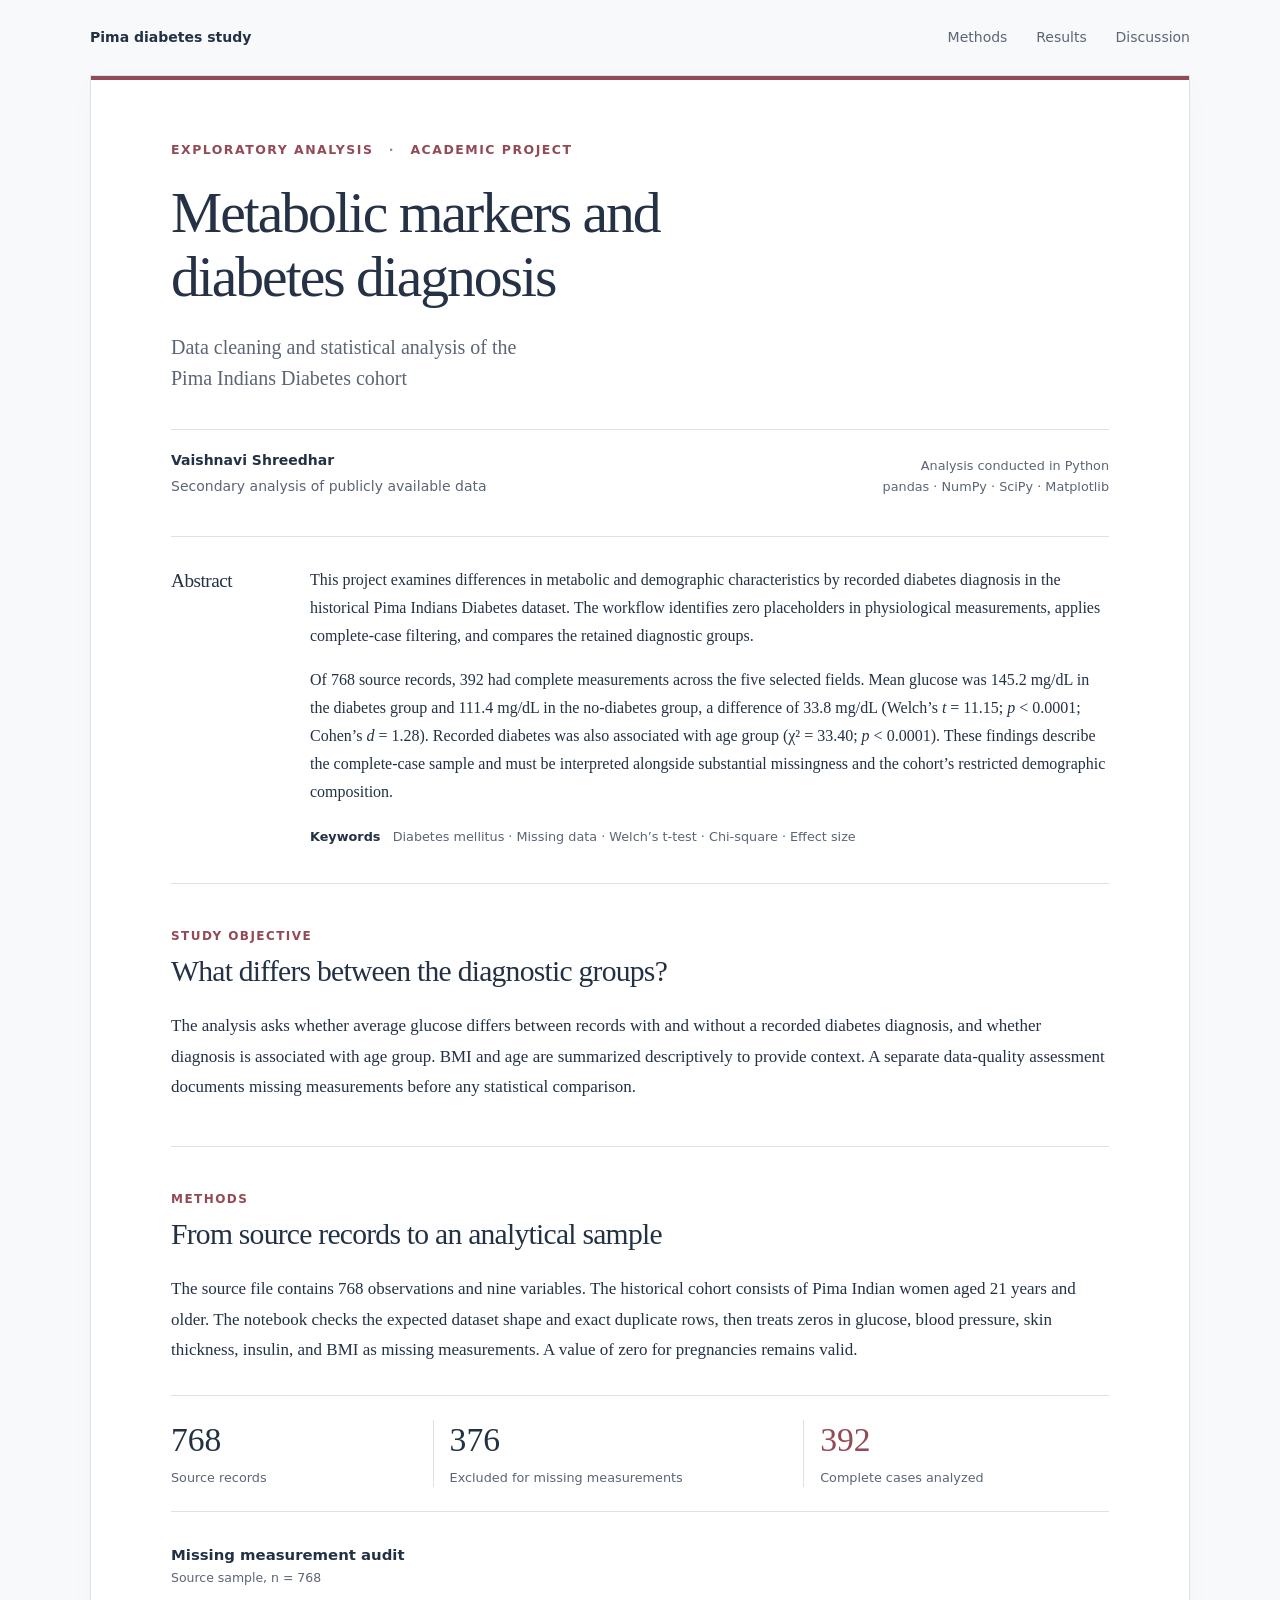
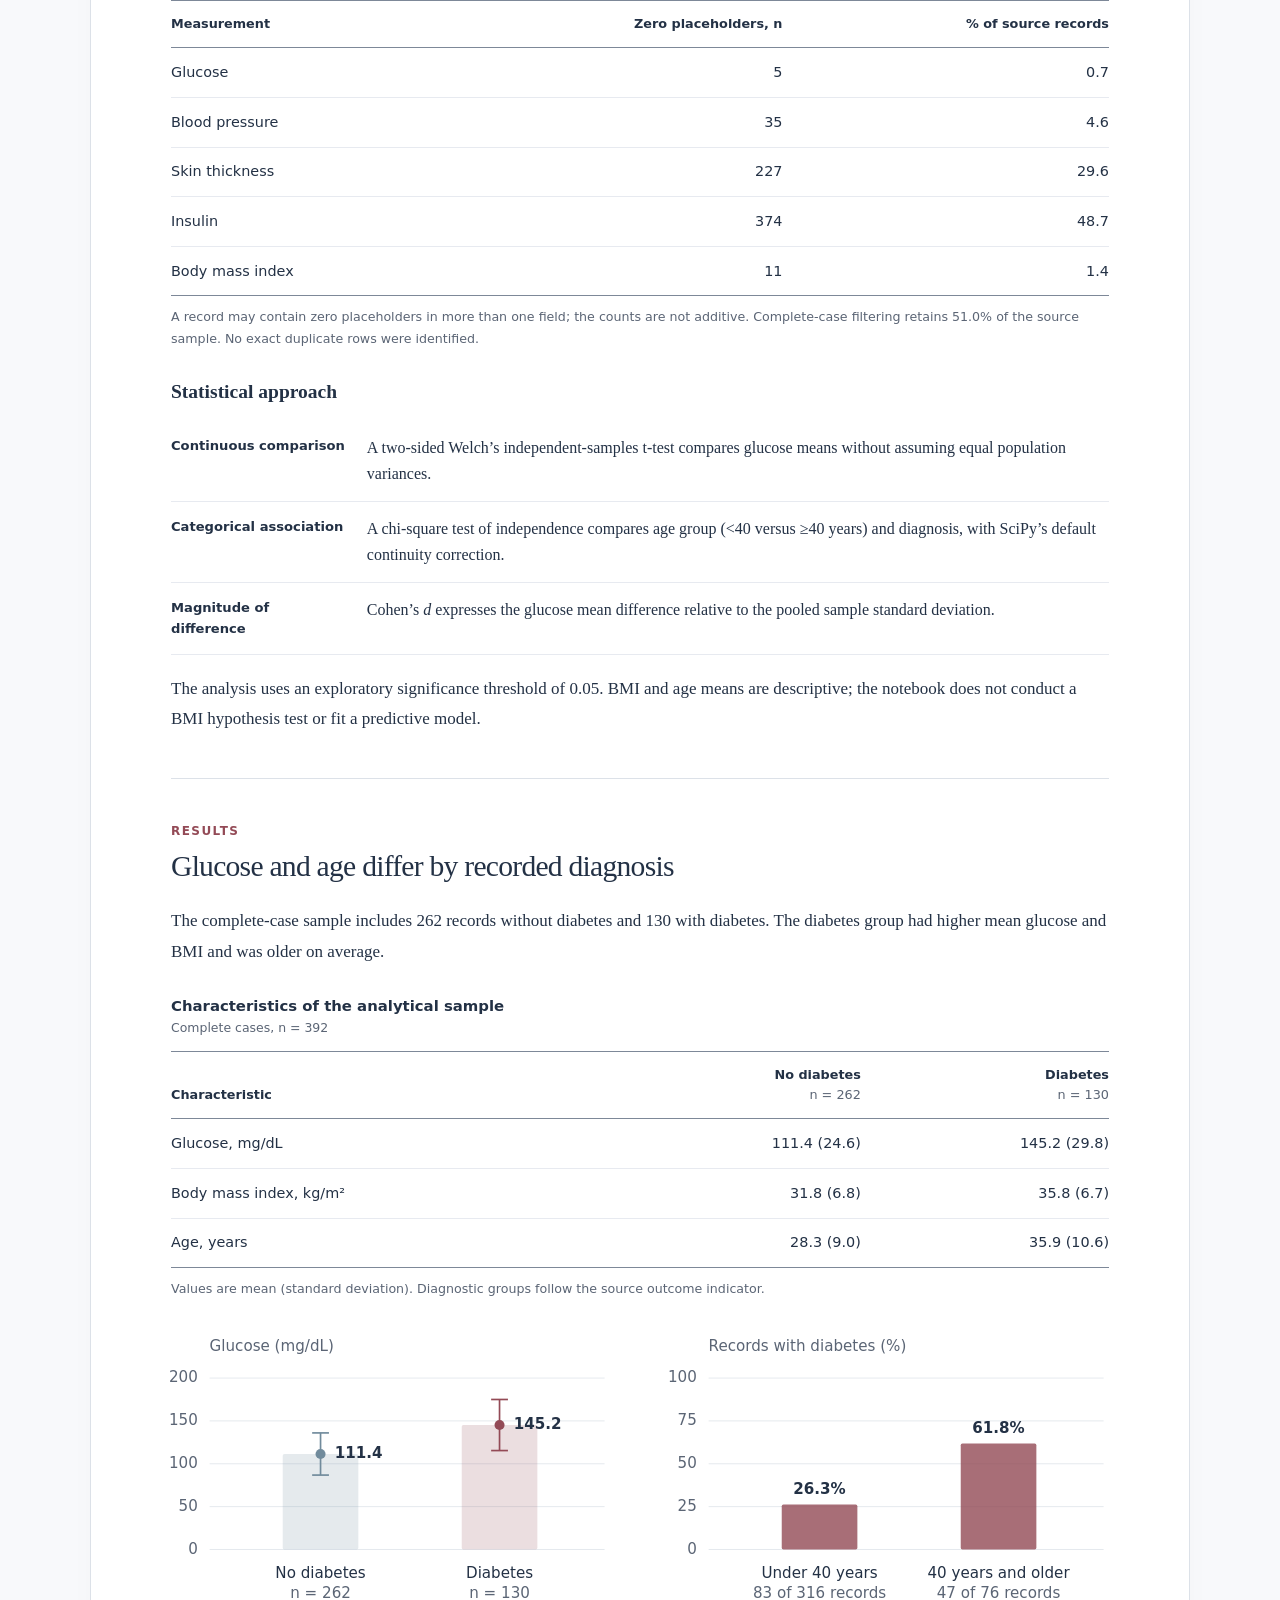
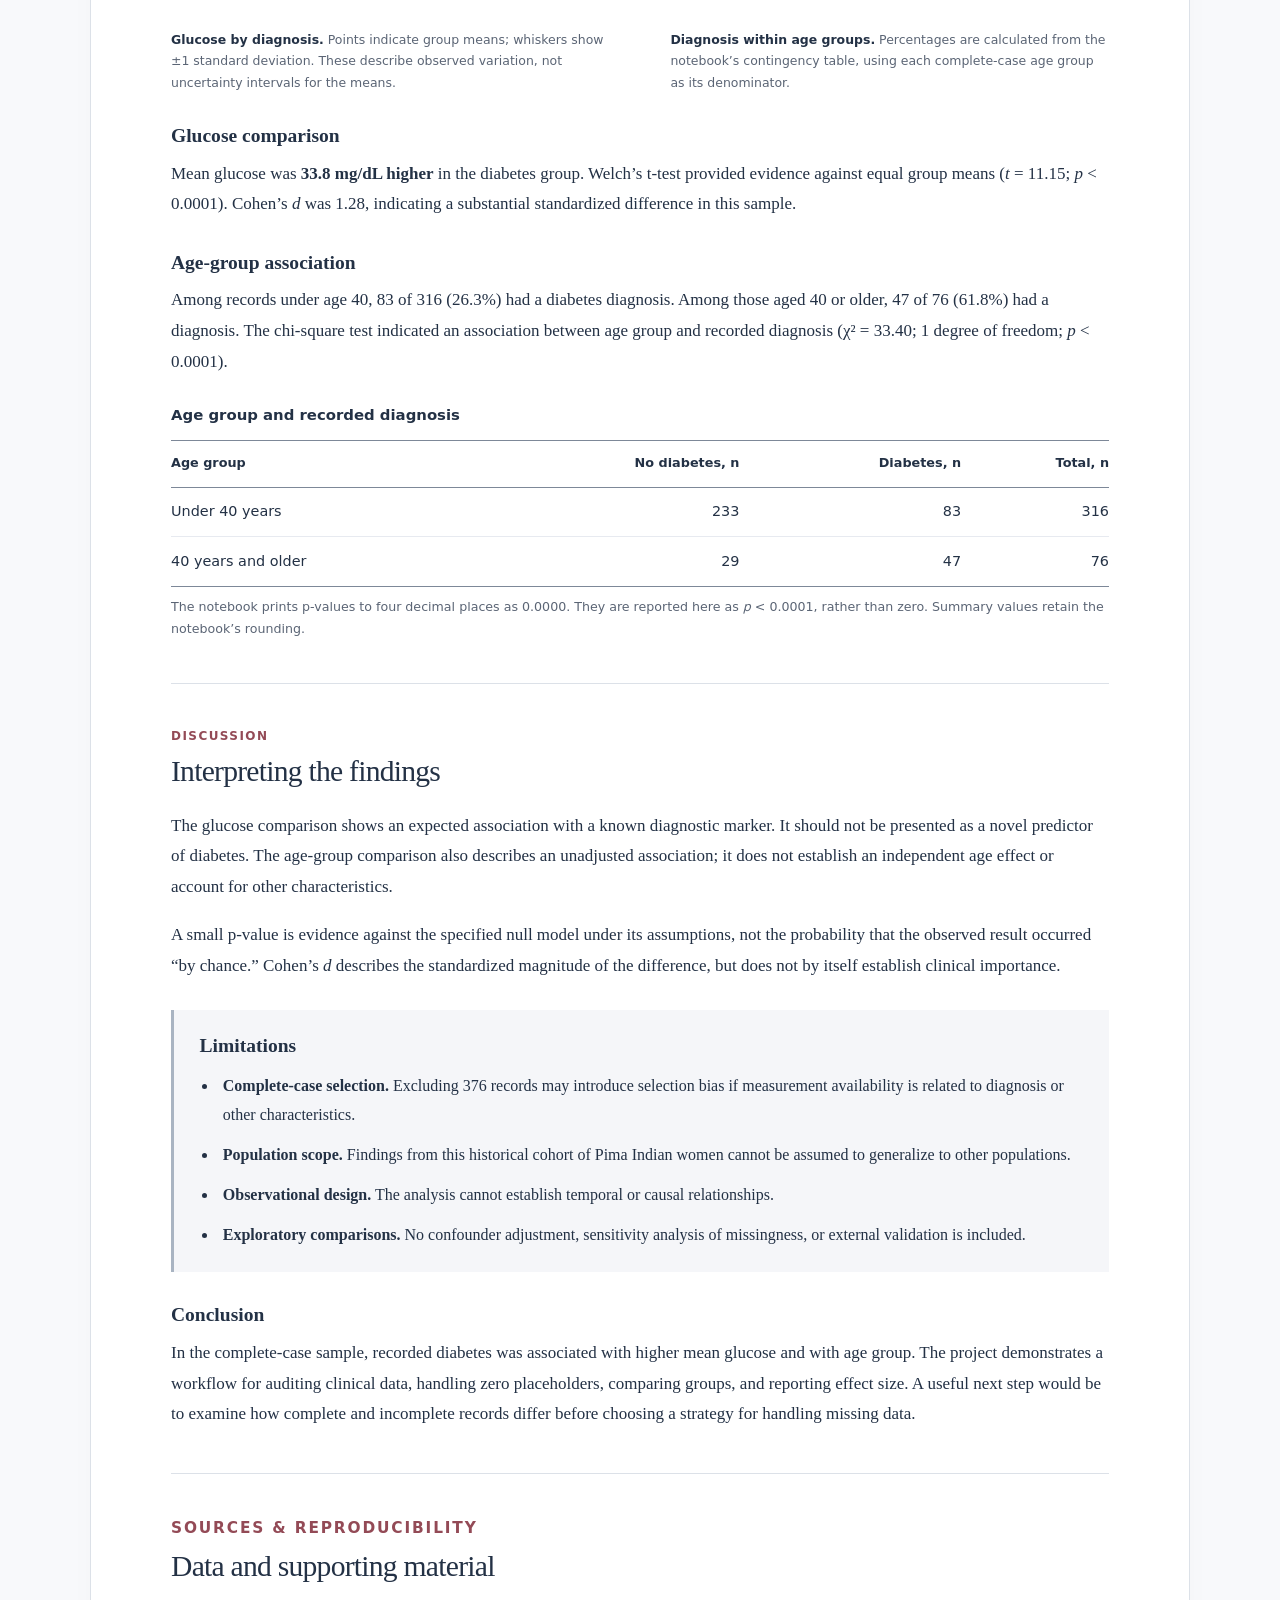
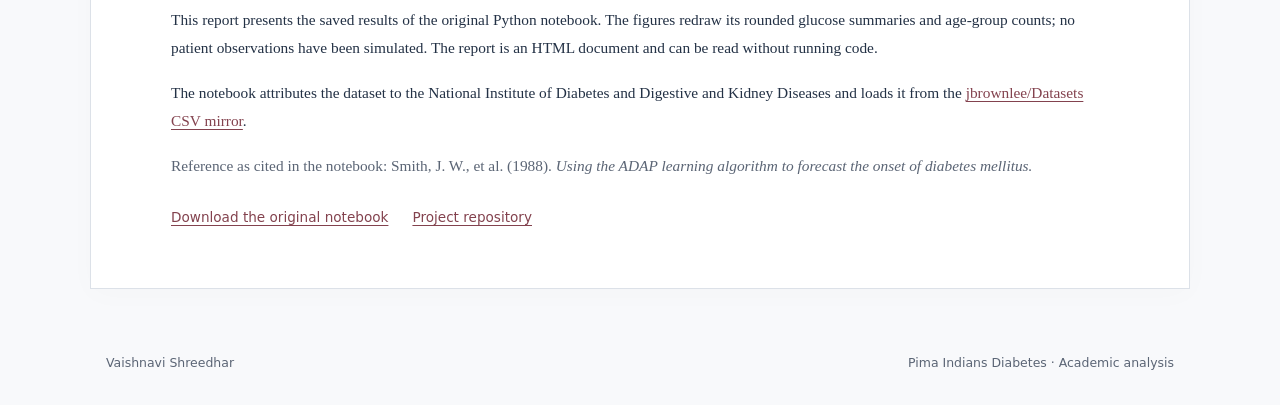
<file: site/index.html>
<!doctype html>
<html lang="en"><head><meta charset="utf-8"><meta name="viewport" content="width=device-width,initial-scale=1"><meta name="description" content="An academic report examining glucose, body mass index, age, and recorded diabetes diagnosis in the Pima Indians Diabetes dataset. Analysis by Vaishnavi Shreedhar."><meta name="theme-color" content="#f8f9fb"><title>Metabolic Markers &amp; Diabetes Diagnosis | Vaishnavi Shreedhar</title><link rel="stylesheet" href="styles.css"></head>
<body><a class="skip" href="#main">Skip to report</a>
<header class="site-header"><a class="site-name" href="#main">Pima diabetes study</a><nav aria-label="Report sections"><a href="#methods">Methods</a><a href="#results">Results</a><a href="#discussion">Discussion</a></nav></header>
<main id="main"><article>
<header class="title-block"><p class="article-type">Exploratory analysis <span>·</span> Academic project</p><h1>Metabolic markers and<br class="desktop-break"> diabetes diagnosis</h1><p class="subtitle">Data cleaning and statistical analysis of the<br class="desktop-break"> Pima Indians Diabetes cohort</p><div class="author-line"><p><strong>Vaishnavi Shreedhar</strong><span>Secondary analysis of publicly available data</span></p><p class="tools">Analysis conducted in Python<br>pandas · NumPy · SciPy · Matplotlib</p></div></header>
<section id="abstract" class="abstract"><h2>Abstract</h2><div><p>This project examines differences in metabolic and demographic characteristics by recorded diabetes diagnosis in the historical Pima Indians Diabetes dataset. The workflow identifies zero placeholders in physiological measurements, applies complete-case filtering, and compares the retained diagnostic groups.</p><p>Of 768 source records, 392 had complete measurements across the five selected fields. Mean glucose was 145.2 mg/dL in the diabetes group and 111.4 mg/dL in the no-diabetes group, a difference of 33.8 mg/dL (Welch’s <i>t</i> = 11.15; <i>p</i> &lt; 0.0001; Cohen’s <i>d</i> = 1.28). Recorded diabetes was also associated with age group (χ² = 33.40; <i>p</i> &lt; 0.0001). These findings describe the complete-case sample and must be interpreted alongside substantial missingness and the cohort’s restricted demographic composition.</p><p class="keywords"><strong>Keywords</strong> &nbsp; Diabetes mellitus · Missing data · Welch’s t-test · Chi-square · Effect size</p></div></section>
<div class="article-body">
<section class="report-section" id="question"><div class="section-heading"><p class="section-label">Study objective</p><h2>What differs between the diagnostic groups?</h2></div><p>The analysis asks whether average glucose differs between records with and without a recorded diabetes diagnosis, and whether diagnosis is associated with age group. BMI and age are summarized descriptively to provide context. A separate data-quality assessment documents missing measurements before any statistical comparison.</p></section>
<section class="report-section" id="methods"><div class="section-heading"><p class="section-label">Methods</p><h2>From source records to an analytical sample</h2></div><p>The source file contains 768 observations and nine variables. The historical cohort consists of Pima Indian women aged 21 years and older. The notebook checks the expected dataset shape and exact duplicate rows, then treats zeros in glucose, blood pressure, skin thickness, insulin, and BMI as missing measurements. A value of zero for pregnancies remains valid.</p>
<div class="sample-flow" aria-label="Sample selection"><div><strong>768</strong><span>Source records</span></div><div><strong>376</strong><span>Excluded for missing measurements</span></div><div><strong>392</strong><span>Complete cases analyzed</span></div></div>
<div class="table-wrap"><table><caption>Missing measurement audit <span>Source sample, n = 768</span></caption><thead><tr><th scope="col">Measurement</th><th scope="col">Zero placeholders, n</th><th scope="col">% of source records</th></tr></thead><tbody><tr><th scope="row">Glucose</th><td>5</td><td>0.7</td></tr><tr><th scope="row">Blood pressure</th><td>35</td><td>4.6</td></tr><tr><th scope="row">Skin thickness</th><td>227</td><td>29.6</td></tr><tr><th scope="row">Insulin</th><td>374</td><td>48.7</td></tr><tr><th scope="row">Body mass index</th><td>11</td><td>1.4</td></tr></tbody></table></div><p class="table-note">A record may contain zero placeholders in more than one field; the counts are not additive. Complete-case filtering retains 51.0% of the source sample. No exact duplicate rows were identified.</p>
<h3>Statistical approach</h3><dl class="methods-list"><div><dt>Continuous comparison</dt><dd>A two-sided Welch’s independent-samples t-test compares glucose means without assuming equal population variances.</dd></div><div><dt>Categorical association</dt><dd>A chi-square test of independence compares age group (&lt;40 versus ≥40 years) and diagnosis, with SciPy’s default continuity correction.</dd></div><div><dt>Magnitude of difference</dt><dd>Cohen’s <i>d</i> expresses the glucose mean difference relative to the pooled sample standard deviation.</dd></div></dl><p>The analysis uses an exploratory significance threshold of 0.05. BMI and age means are descriptive; the notebook does not conduct a BMI hypothesis test or fit a predictive model.</p></section>
<section class="report-section" id="results"><div class="section-heading"><p class="section-label">Results</p><h2>Glucose and age differ by recorded diagnosis</h2></div><p>The complete-case sample includes 262 records without diabetes and 130 with diabetes. The diabetes group had higher mean glucose and BMI and was older on average.</p>
<div class="table-wrap"><table><caption>Characteristics of the analytical sample <span>Complete cases, n = 392</span></caption><thead><tr><th scope="col">Characteristic</th><th scope="col">No diabetes<br><span>n = 262</span></th><th scope="col">Diabetes<br><span>n = 130</span></th></tr></thead><tbody><tr><th scope="row">Glucose, mg/dL</th><td>111.4 (24.6)</td><td>145.2 (29.8)</td></tr><tr><th scope="row">Body mass index, kg/m²</th><td>31.8 (6.8)</td><td>35.8 (6.7)</td></tr><tr><th scope="row">Age, years</th><td>28.3 (9.0)</td><td>35.9 (10.6)</td></tr></tbody></table></div><p class="table-note">Values are mean (standard deviation). Diagnostic groups follow the source outcome indicator.</p>
<div class="figures"><figure><svg viewBox="0 0 560 345" role="img" aria-labelledby="glucose-title glucose-desc"><title id="glucose-title">Mean glucose by recorded diabetes diagnosis</title><desc id="glucose-desc">No diabetes: mean 111.4, SD 24.6 mg/dL, 262 records. Diabetes: mean 145.2, SD 29.8 mg/dL, 130 records. Whiskers show one standard deviation, not confidence intervals.</desc><line class="grid" x1="65" x2="535" y1="260.0" y2="260.0"/><text class="tick" x="51" y="265.0" text-anchor="end">0</text><line class="grid" x1="65" x2="535" y1="209.0" y2="209.0"/><text class="tick" x="51" y="214.0" text-anchor="end">50</text><line class="grid" x1="65" x2="535" y1="158.0" y2="158.0"/><text class="tick" x="51" y="163.0" text-anchor="end">100</text><line class="grid" x1="65" x2="535" y1="107.0" y2="107.0"/><text class="tick" x="51" y="112.0" text-anchor="end">150</text><line class="grid" x1="65" x2="535" y1="56.0" y2="56.0"/><text class="tick" x="51" y="61.0" text-anchor="end">200</text><text class="axis-label" x="65" y="24">Glucose (mg/dL)</text><rect x="152" y="146.37199999999999" width="90" height="113.62800000000001" rx="2" fill="#718b9c" fill-opacity="0.18"/><line x1="197" x2="197" y1="171.464" y2="121.28" stroke="#718b9c" stroke-width="2"/><line x1="187" x2="207" y1="171.464" y2="171.464" stroke="#718b9c" stroke-width="2"/><line x1="187" x2="207" y1="121.28" y2="121.28" stroke="#718b9c" stroke-width="2"/><circle cx="197" cy="146.37199999999999" r="6" fill="#718b9c"/><text class="value" x="214" y="151.37199999999999">111.4</text><text class="chart-label" x="197" y="294" text-anchor="middle">No diabetes</text><text class="tick" x="197" y="318" text-anchor="middle">n = 262</text><rect x="365" y="111.89600000000002" width="90" height="148.10399999999998" rx="2" fill="#934a56" fill-opacity="0.18"/><line x1="410" x2="410" y1="142.292" y2="81.5" stroke="#934a56" stroke-width="2"/><line x1="400" x2="420" y1="142.292" y2="142.292" stroke="#934a56" stroke-width="2"/><line x1="400" x2="420" y1="81.5" y2="81.5" stroke="#934a56" stroke-width="2"/><circle cx="410" cy="111.89600000000002" r="6" fill="#934a56"/><text class="value" x="427" y="116.89600000000002">145.2</text><text class="chart-label" x="410" y="294" text-anchor="middle">Diabetes</text><text class="tick" x="410" y="318" text-anchor="middle">n = 130</text></svg><figcaption><strong>Glucose by diagnosis.</strong> Points indicate group means; whiskers show ±1 standard deviation. These describe observed variation, not uncertainty intervals for the means.</figcaption></figure><figure><svg viewBox="0 0 560 345" role="img" aria-labelledby="age-title age-desc"><title id="age-title">Recorded diabetes by age group</title><desc id="age-desc">Under 40: 83 of 316 records, 26.3 percent. Age 40 and older: 47 of 76 records, 61.8 percent. Complete cases only.</desc><line class="grid" x1="65" x2="535" y1="260.0" y2="260.0"/><text class="tick" x="51" y="265.0" text-anchor="end">0</text><line class="grid" x1="65" x2="535" y1="209.0" y2="209.0"/><text class="tick" x="51" y="214.0" text-anchor="end">25</text><line class="grid" x1="65" x2="535" y1="158.0" y2="158.0"/><text class="tick" x="51" y="163.0" text-anchor="end">50</text><line class="grid" x1="65" x2="535" y1="107.0" y2="107.0"/><text class="tick" x="51" y="112.0" text-anchor="end">75</text><line class="grid" x1="65" x2="535" y1="56.0" y2="56.0"/><text class="tick" x="51" y="61.0" text-anchor="end">100</text><text class="axis-label" x="65" y="24">Records with diabetes (%)</text><rect x="152" y="206.41772151898735" width="90" height="53.58227848101265" rx="2" fill="#934a56" fill-opacity="0.8"/><text class="value" x="197" y="193.41772151898735" text-anchor="middle">26.3%</text><text class="chart-label" x="197" y="294" text-anchor="middle">Under 40 years</text><text class="tick" x="197" y="318" text-anchor="middle">83 of 316 records</text><rect x="365" y="133.8421052631579" width="90" height="126.15789473684211" rx="2" fill="#934a56" fill-opacity="0.8"/><text class="value" x="410" y="120.84210526315789" text-anchor="middle">61.8%</text><text class="chart-label" x="410" y="294" text-anchor="middle">40 years and older</text><text class="tick" x="410" y="318" text-anchor="middle">47 of 76 records</text></svg><figcaption><strong>Diagnosis within age groups.</strong> Percentages are calculated from the notebook’s contingency table, using each complete-case age group as its denominator.</figcaption></figure></div>
<h3>Glucose comparison</h3><p>Mean glucose was <strong>33.8 mg/dL higher</strong> in the diabetes group. Welch’s t-test provided evidence against equal group means (<i>t</i> = 11.15; <i>p</i> &lt; 0.0001). Cohen’s <i>d</i> was 1.28, indicating a substantial standardized difference in this sample.</p>
<h3>Age-group association</h3><p>Among records under age 40, 83 of 316 (26.3%) had a diabetes diagnosis. Among those aged 40 or older, 47 of 76 (61.8%) had a diagnosis. The chi-square test indicated an association between age group and recorded diagnosis (χ² = 33.40; 1 degree of freedom; <i>p</i> &lt; 0.0001).</p>
<div class="table-wrap"><table><caption>Age group and recorded diagnosis</caption><thead><tr><th scope="col">Age group</th><th scope="col">No diabetes, n</th><th scope="col">Diabetes, n</th><th scope="col">Total, n</th></tr></thead><tbody><tr><th scope="row">Under 40 years</th><td>233</td><td>83</td><td>316</td></tr><tr><th scope="row">40 years and older</th><td>29</td><td>47</td><td>76</td></tr></tbody></table></div><p class="table-note">The notebook prints p-values to four decimal places as 0.0000. They are reported here as <i>p</i> &lt; 0.0001, rather than zero. Summary values retain the notebook’s rounding.</p></section>
<section class="report-section" id="discussion"><div class="section-heading"><p class="section-label">Discussion</p><h2>Interpreting the findings</h2></div><p>The glucose comparison shows an expected association with a known diagnostic marker. It should not be presented as a novel predictor of diabetes. The age-group comparison also describes an unadjusted association; it does not establish an independent age effect or account for other characteristics.</p><p>A small p-value is evidence against the specified null model under its assumptions, not the probability that the observed result occurred “by chance.” Cohen’s <i>d</i> describes the standardized magnitude of the difference, but does not by itself establish clinical importance.</p>
<aside class="limitations"><h3>Limitations</h3><ul><li><strong>Complete-case selection.</strong> Excluding 376 records may introduce selection bias if measurement availability is related to diagnosis or other characteristics.</li><li><strong>Population scope.</strong> Findings from this historical cohort of Pima Indian women cannot be assumed to generalize to other populations.</li><li><strong>Observational design.</strong> The analysis cannot establish temporal or causal relationships.</li><li><strong>Exploratory comparisons.</strong> No confounder adjustment, sensitivity analysis of missingness, or external validation is included.</li></ul></aside><h3>Conclusion</h3><p>In the complete-case sample, recorded diabetes was associated with higher mean glucose and with age group. The project demonstrates a workflow for auditing clinical data, handling zero placeholders, comparing groups, and reporting effect size. A useful next step would be to examine how complete and incomplete records differ before choosing a strategy for handling missing data.</p></section>
<section class="report-section sources" id="sources"><div class="section-heading"><p class="section-label">Sources &amp; reproducibility</p><h2>Data and supporting material</h2></div><p>This report presents the saved results of the original Python notebook. The figures redraw its rounded glucose summaries and age-group counts; no patient observations have been simulated. The report is an HTML document and can be read without running code.</p><p>The notebook attributes the dataset to the National Institute of Diabetes and Digestive and Kidney Diseases and loads it from the <a href="https://github.com/jbrownlee/Datasets/blob/master/pima-indians-diabetes.data.csv">jbrownlee/Datasets CSV mirror</a>.</p><p class="reference">Reference as cited in the notebook: Smith, J. W., et al. (1988). <cite>Using the ADAP learning algorithm to forecast the onset of diabetes mellitus.</cite></p><div class="source-links"><a href="pima-diabetes-analysis.ipynb" download>Download the original notebook</a><a href="https://github.com/vaish-codes-duh/pima-diabetes-analysis">Project repository</a></div></section>
</div></article></main><footer><span>Vaishnavi Shreedhar</span><span>Pima Indians Diabetes · Academic analysis</span></footer></body></html>
</file>
<file: site/styles.css>
:root{--ink:#233145;--muted:#5b6575;--accent:#934a56;--line:#dce1e8;--paper:#fff;color-scheme:light}*{box-sizing:border-box}html{scroll-behavior:smooth;scroll-padding-top:6rem}body{margin:0;background:#f8f9fb;color:var(--ink);font:1.0625rem/1.8 Georgia,"Times New Roman",serif;-webkit-font-smoothing:antialiased}a{color:#83424e;text-underline-offset:.22em;text-decoration-thickness:1px}a:hover{color:#4b2430}a:focus-visible{outline:3px solid var(--accent);outline-offset:5px}.site-header{max-width:1180px;margin:auto;display:flex;align-items:center;justify-content:space-between;gap:1.5rem;padding:1.7rem 2.5rem;font:.875rem/1.5 system-ui,-apple-system,"Segoe UI",sans-serif}.site-name{font-weight:600;color:var(--ink);text-decoration:none}nav{display:flex;gap:1.8rem}nav a{color:var(--muted);text-decoration:none}nav a:hover{color:var(--accent)}main{max-width:1100px;margin:0 auto 4rem;background:var(--paper);border:1px solid var(--line);box-shadow:0 5px 28px #23314505}.title-block{padding:3.8rem 5rem 2.4rem;border-top:4px solid var(--accent)}.article-type,.section-label{font:600 .78rem/1.5 system-ui,-apple-system,"Segoe UI",sans-serif;letter-spacing:.12em;text-transform:uppercase;color:var(--accent);margin:0 0 1.3rem}.article-type span{margin:0 .6rem;color:#89919b}h1{font-size:clamp(2.4rem,4.5vw,3.8rem);font-weight:400;line-height:1.12;letter-spacing:-.035em;margin:0 0 1.4rem;color:#253246}.subtitle{color:var(--muted);font-size:1.25rem;line-height:1.55;margin:0 0 2.2rem}.author-line{display:flex;justify-content:space-between;gap:2rem;align-items:flex-end;border-top:1px solid var(--line);padding-top:1.2rem;font-family:system-ui,-apple-system,"Segoe UI",sans-serif;font-size:.875rem;line-height:1.6}.author-line p{margin:0}.author-line strong{font-weight:600}.author-line span{display:block;color:var(--muted);margin-top:.2rem}.tools{text-align:right;color:var(--muted);font-size:.8rem}.abstract{margin:0 5rem;padding:1.8rem 0 2.2rem;border-top:1px solid var(--line);border-bottom:1px solid var(--line);display:grid;grid-template-columns:115px 1fr;gap:1.5rem}.abstract h2{font-size:1.2rem;margin:.2rem 0}.abstract p{margin:0 0 1rem;font-size:1rem;line-height:1.75}.abstract .keywords{font:.8rem/1.8 system-ui,-apple-system,"Segoe UI",sans-serif;color:var(--muted);margin:1.2rem 0 0}.abstract .keywords strong{color:var(--ink)}.article-body{padding:0 5rem}.report-section{padding:2.7rem 0;border-bottom:1px solid var(--line);scroll-margin-top:1rem}.report-section:last-child{border:0;padding-bottom:3.8rem}.section-heading{margin-bottom:1.3rem}.section-label{font-size:.75rem;margin:0 0 .5rem}h2{font-weight:400;font-size:1.85rem;line-height:1.25;letter-spacing:-.025em;margin:0}h3{font-size:1.22rem;font-weight:600;line-height:1.4;margin:1.8rem 0 .6rem}p{margin:0 0 1.1rem}p:last-child{margin-bottom:0}strong{font-weight:600}.sample-flow{display:grid;grid-template-columns:1fr 1.35fr 1.1fr;gap:1rem;padding:1.5rem 0;border-block:1px solid var(--line);margin:1.8rem 0 2rem;font-family:system-ui,-apple-system,"Segoe UI",sans-serif}.sample-flow>div{border-right:1px solid var(--line);padding-right:1rem}.sample-flow>div:last-child{border:0}.sample-flow strong{font:400 2.1rem/1.2 Georgia,serif;display:block;color:var(--ink)}.sample-flow>div:last-child strong{color:var(--accent)}.sample-flow span{display:block;font-size:.8rem;color:var(--muted);line-height:1.5;margin-top:.5rem}.table-wrap{overflow-x:auto;margin:1.7rem 0 .6rem}table{border-collapse:collapse;text-align:left;width:100%;font:.9rem/1.6 system-ui,-apple-system,"Segoe UI",sans-serif;font-variant-numeric:tabular-nums}caption{text-align:left;font:600 .93rem/1.5 system-ui,-apple-system,"Segoe UI",sans-serif;color:var(--ink);padding-bottom:.8rem}caption span{display:block;font-size:.78rem;font-weight:400;color:var(--muted);margin-top:.15rem}thead{border-top:1px solid #7d8898;border-bottom:1px solid #7d8898}th,td{padding:.8rem .7rem}th:first-child,td:first-child{padding-left:0}th:last-child,td:last-child{padding-right:0}thead th{font-weight:600;font-size:.8rem;vertical-align:bottom}thead th span{font-weight:400;color:var(--muted)}tbody th{font-weight:400}tbody tr{border-bottom:1px solid #e7eaf0}tbody tr:last-child{border-bottom:1px solid #7d8898}td,thead th:not(:first-child){text-align:right}td{white-space:nowrap}.table-note{font:.79rem/1.7 system-ui,-apple-system,"Segoe UI",sans-serif;color:var(--muted);margin:.6rem 0 1.5rem}.methods-list{margin:1rem 0 1.2rem;font-size:1rem}.methods-list>div{display:grid;grid-template-columns:175px 1fr;gap:1.3rem;border-bottom:1px solid #e7eaf0;padding:.85rem 0}.methods-list dt{font:600 .82rem/1.65 system-ui,-apple-system,"Segoe UI",sans-serif}.methods-list dd{margin:0;line-height:1.65}.figures{display:grid;grid-template-columns:1fr 1fr;gap:1.8rem;margin:2rem -1rem 1.8rem}figure{margin:0;min-width:0}figure svg{display:block;width:100%;height:auto;overflow:visible}svg text{font-family:system-ui,-apple-system,"Segoe UI",sans-serif;fill:var(--ink);font-size:16px}.grid{stroke:#e0e5eb;stroke-width:1}.tick{font-size:18px;fill:var(--muted)}.axis-label{font-size:18px;fill:var(--muted)}.chart-label{font-size:18px}.value{font-size:18px;font-weight:600}figcaption{font:.78rem/1.7 system-ui,-apple-system,"Segoe UI",sans-serif;color:var(--muted);margin:.5rem 1rem 0}figcaption strong{color:var(--ink)}.limitations{margin:1.8rem 0;padding:1.4rem 1.6rem;background:#f5f6f9;border-left:3px solid #a9b4c2}.limitations h3{margin:0 0 .8rem}.limitations ul{padding-left:1.15rem;margin:0;font-size:1rem}.limitations li{padding-left:.3rem;margin:0 0 .7rem}.limitations li:last-child{margin-bottom:0}.sources p{font-size:.96rem}.reference{color:var(--muted)}.source-links{display:flex;flex-wrap:wrap;gap:1.5rem;font:.85rem/1.5 system-ui,-apple-system,"Segoe UI",sans-serif;margin-top:1.7rem}footer{max-width:1100px;margin:0 auto 2rem;display:flex;justify-content:space-between;gap:1.5rem;font:.78rem/1.6 system-ui,-apple-system,"Segoe UI",sans-serif;color:var(--muted);padding:0 1rem}.skip{position:absolute;top:-10rem;left:1rem;padding:.7rem;background:#fff;z-index:5;font-family:system-ui,sans-serif}.skip:focus{top:1rem}@media(min-width:1400px){main{margin-top:1rem}}@media(max-width:850px){main{margin-inline:1.5rem}.title-block{padding:3rem 2.5rem 2rem}.abstract{margin:0 2.5rem;grid-template-columns:1fr;gap:.8rem}.article-body{padding:0 2.5rem}.abstract h2{margin:0}.figures{grid-template-columns:1fr;margin-inline:0;gap:2rem}.figures figure{max-width:600px;margin:auto}.author-line{align-items:flex-start}.tools{font-size:.75rem}h1{font-size:2.8rem}footer{padding-inline:2rem}.methods-list>div{grid-template-columns:150px 1fr}}@media(max-width:540px){body{font-size:1rem;line-height:1.75}.site-header{padding:1.1rem 1.2rem;font-size:.8rem;gap:1rem}nav{gap:.85rem}.site-name{font-size:.78rem}main{margin:0 .7rem 2rem}.title-block{padding:2.2rem 1.3rem 1.6rem}h1{font-size:2.35rem}.desktop-break{display:none}.subtitle{font-size:1.08rem}.author-line{flex-direction:column;gap:.9rem}.tools{text-align:left}.abstract{margin:0 1.3rem;padding:1.5rem 0}.article-body{padding:0 1.3rem}.report-section{padding:2rem 0}h2{font-size:1.6rem}.article-type{font-size:.67rem;letter-spacing:.08em}.article-type span{margin:0 .3rem}.sample-flow{gap:.7rem;grid-template-columns:1fr 1.2fr 1fr}.sample-flow strong{font-size:1.85rem}.sample-flow span{font-size:.75rem}.methods-list>div{grid-template-columns:1fr;gap:.3rem}thead th{font-size:.75rem}table{font-size:.8rem}th,td{padding:.7rem .5rem}.limitations{padding:1.1rem}.source-links{gap:1rem}footer{padding:0 1.3rem;flex-direction:column;gap:.3rem}.source-links a{line-height:1.7}}@media(prefers-reduced-motion:reduce){html{scroll-behavior:auto}}@media print{@page{margin:18mm}body{background:white;font-size:11pt;line-height:1.6}.site-header,.skip{display:none}main{margin:0;max-width:none;border:0;box-shadow:none}.title-block{padding:1rem 0 1.5rem;border-top:2px solid var(--accent)}h1{font-size:29pt}.subtitle{font-size:14pt}.abstract{margin:0;padding:1rem 0;grid-template-columns:80px 1fr}.article-body{padding:0}.report-section{padding:1.5rem 0}.figures{grid-template-columns:1fr 1fr;gap:1rem}.table-wrap,figure,.limitations,.sample-flow{break-inside:avoid}h2,h3,caption{break-after:avoid}.source-links{display:none}footer{margin:1rem 0 0;padding:0;font-size:8pt}.tools{font-size:8pt}.article-type{font-size:8pt}h2{font-size:19pt}.table-note,figcaption{font-size:8pt}a{color:inherit}}
</file>
